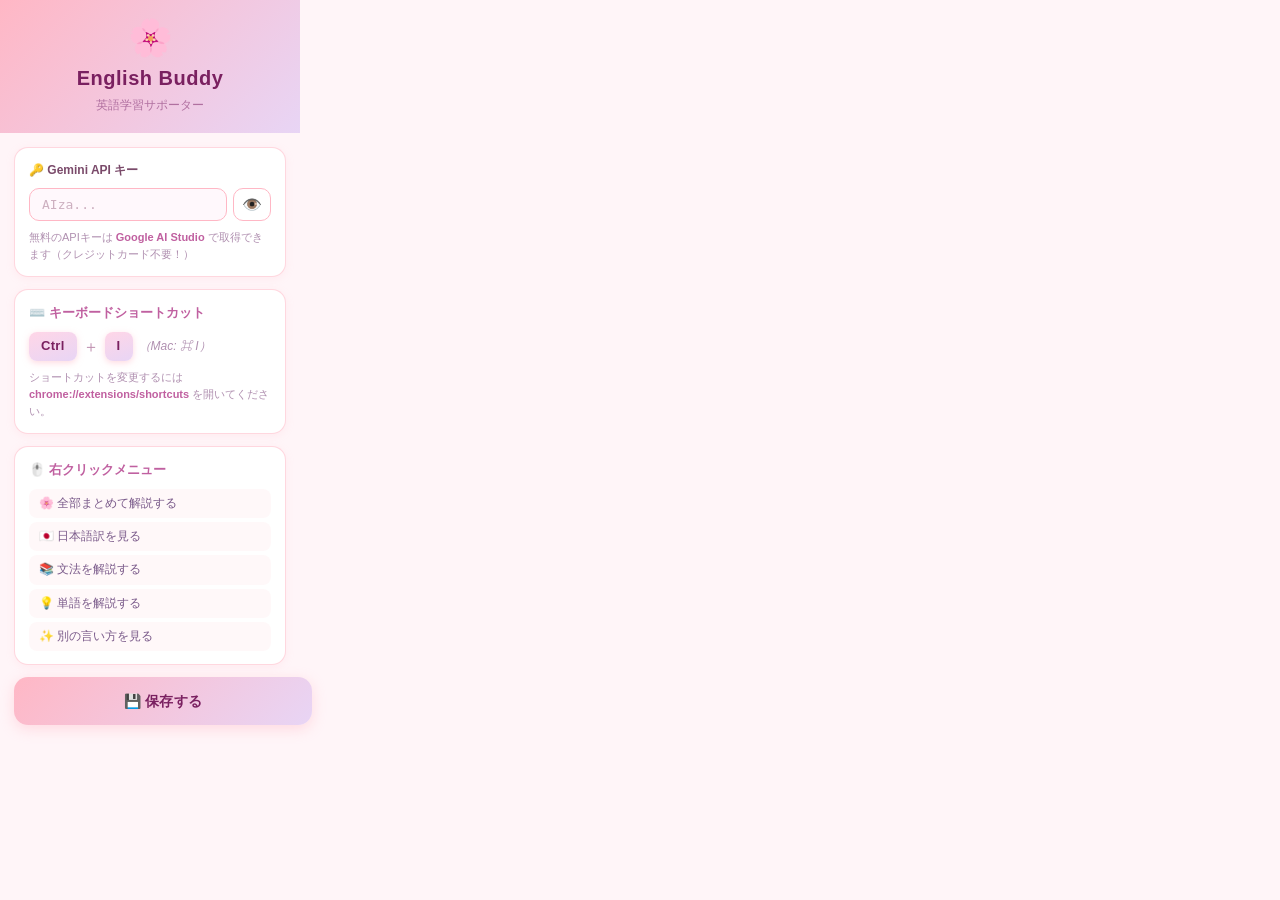
<file: chrome-extension/popup.html>
<!DOCTYPE html>
<html lang="ja">
<head>
  <meta charset="UTF-8" />
  <meta name="viewport" content="width=device-width, initial-scale=1.0" />
  <title>English Buddy 🌸 設定</title>
  <link rel="stylesheet" href="popup.css" />
</head>
<body>

  <!-- ヘッダー -->
  <div class="p-header">
    <div class="p-header-icon">🌸</div>
    <h1>English Buddy</h1>
    <p>英語学習サポーター</p>
  </div>

  <!-- メインコンテンツ -->
  <div class="p-body">

    <!-- APIキー設定 -->
    <section class="p-card">
      <label class="p-label" for="api-key">🔑 Gemini API キー</label>
      <div class="p-input-row">
        <input
          type="password"
          id="api-key"
          class="p-input"
          placeholder="AIza..."
          autocomplete="off"
          spellcheck="false"
        />
        <button id="toggle-vis" class="p-icon-btn" title="表示/非表示" aria-label="表示/非表示">
          👁️
        </button>
      </div>
      <p class="p-hint">
        無料のAPIキーは
        <a href="https://aistudio.google.com/apikey" target="_blank" rel="noopener">
          Google AI Studio
        </a>
        で取得できます（クレジットカード不要！）
      </p>
    </section>

    <!-- キーボードショートカット -->
    <section class="p-card">
      <div class="p-card-title">⌨️ キーボードショートカット</div>
      <div class="p-shortcut-display">
        <span class="p-kbd">Ctrl</span>
        <span class="p-plus">＋</span>
        <span class="p-kbd">I</span>
        <span class="p-kbd-mac">（Mac: ⌘ I）</span>
      </div>
      <p class="p-hint">
        ショートカットを変更するには
        <a id="open-shortcuts-link" href="#" class="p-link">
          chrome://extensions/shortcuts
        </a>
        を開いてください。
      </p>
    </section>

    <!-- 右クリックメニュー一覧 -->
    <section class="p-card">
      <div class="p-card-title">🖱️ 右クリックメニュー</div>
      <ul class="p-menu-list">
        <li>🌸 全部まとめて解説する</li>
        <li>🇯🇵 日本語訳を見る</li>
        <li>📚 文法を解説する</li>
        <li>💡 単語を解説する</li>
        <li>✨ 別の言い方を見る</li>
      </ul>
    </section>

    <!-- 保存ボタン -->
    <button id="save-btn" class="p-save-btn">
      💾 保存する
    </button>

    <div id="status" class="p-status" aria-live="polite"></div>

  </div>

  <script src="popup.js"></script>
</body>
</html>
</file>
<file: chrome-extension/popup.css>
/* ============================================================
   English Buddy 🌸 - ポップアップ（設定ページ）スタイル
   ============================================================ */

*, *::before, *::after {
  box-sizing: border-box;
  margin: 0;
  padding: 0;
}

body {
  width: 300px;
  background: #fff5f8;
  font-family: -apple-system, 'Hiragino Kaku Gothic ProN', 'Noto Sans JP', 'Yu Gothic UI', sans-serif;
  font-size: 14px;
  color: #4a3a5a;
  line-height: 1.6;
  overflow-x: hidden;
}

/* ---------- ヘッダー ---------- */
.p-header {
  background: linear-gradient(135deg, #FFB7C5 0%, #E8D5F5 100%);
  padding: 20px 16px 18px;
  text-align: center;
}

.p-header-icon {
  font-size: 36px;
  line-height: 1;
  margin-bottom: 6px;
  animation: float 3s ease-in-out infinite;
}

@keyframes float {
  0%, 100% { transform: translateY(0px); }
  50%       { transform: translateY(-5px); }
}

.p-header h1 {
  font-size: 20px;
  font-weight: 900;
  color: #7a2060;
  letter-spacing: 0.5px;
}

.p-header p {
  font-size: 12px;
  color: #b070a0;
  margin-top: 2px;
}

/* ---------- 本文エリア ---------- */
.p-body {
  padding: 14px 14px 16px;
  display: flex;
  flex-direction: column;
  gap: 12px;
}

/* ---------- カード ---------- */
.p-card {
  background: white;
  border: 1.5px solid rgba(255, 183, 197, 0.55);
  border-radius: 14px;
  padding: 13px 14px;
  display: flex;
  flex-direction: column;
  gap: 8px;
  box-shadow: 0 2px 8px rgba(255, 183, 197, 0.15);
}

.p-card-title {
  font-size: 13px;
  font-weight: 700;
  color: #c060a0;
}

/* ---------- APIキー入力 ---------- */
.p-label {
  font-size: 12px;
  font-weight: 700;
  color: #7a4a6a;
}

.p-input-row {
  display: flex;
  gap: 6px;
}

.p-input {
  flex: 1;
  padding: 8px 12px;
  border: 1.5px solid #FFB7C5;
  border-radius: 10px;
  font-size: 13px;
  background: #fff8fc;
  color: #4a2060;
  outline: none;
  transition: border-color 0.2s, box-shadow 0.2s;
  font-family: monospace;
}

.p-input:focus {
  border-color: #c060a0;
  box-shadow: 0 0 0 3px rgba(192, 96, 160, 0.12);
}

.p-input::placeholder {
  color: #cdb0c0;
}

.p-icon-btn {
  background: white;
  border: 1.5px solid #FFB7C5;
  border-radius: 10px;
  width: 38px;
  flex-shrink: 0;
  cursor: pointer;
  font-size: 16px;
  transition: border-color 0.2s, transform 0.15s;
  display: flex;
  align-items: center;
  justify-content: center;
}

.p-icon-btn:hover {
  border-color: #c060a0;
  transform: scale(1.08);
}

.p-hint {
  font-size: 11px;
  color: #b090b0;
  line-height: 1.55;
}

.p-hint a,
.p-link {
  color: #c060a0;
  text-decoration: none;
  font-weight: 600;
}
.p-hint a:hover,
.p-link:hover {
  text-decoration: underline;
}

/* ---------- ショートカット表示 ---------- */
.p-shortcut-display {
  display: flex;
  align-items: center;
  gap: 6px;
  flex-wrap: wrap;
}

.p-kbd {
  display: inline-flex;
  align-items: center;
  justify-content: center;
  background: linear-gradient(160deg, #FFD6E7, #E8D5F5);
  color: #7a2060;
  font-size: 13px;
  font-weight: 800;
  padding: 4px 12px;
  border-radius: 8px;
  box-shadow: 0 2px 6px rgba(255, 183, 197, 0.5);
  letter-spacing: 0.3px;
}

.p-plus {
  color: #c090b0;
  font-size: 16px;
  font-weight: 300;
}

.p-kbd-mac {
  font-size: 12px;
  color: #b090b0;
  font-style: italic;
}

/* ---------- 右クリックメニューリスト ---------- */
.p-menu-list {
  list-style: none;
  display: flex;
  flex-direction: column;
  gap: 4px;
}

.p-menu-list li {
  font-size: 12px;
  color: #7a5a8a;
  padding: 5px 10px;
  background: rgba(255, 183, 197, 0.1);
  border-radius: 8px;
  transition: background 0.15s;
}

.p-menu-list li:hover {
  background: rgba(255, 183, 197, 0.22);
}

/* ---------- 保存ボタン ---------- */
.p-save-btn {
  all: unset;
  display: block;
  width: 100%;
  text-align: center;
  background: linear-gradient(135deg, #FFB7C5, #E8D5F5);
  color: #7a2060;
  font-size: 14px;
  font-weight: 800;
  padding: 13px;
  border-radius: 14px;
  cursor: pointer;
  box-shadow: 0 4px 14px rgba(255, 183, 197, 0.45);
  transition: transform 0.2s, box-shadow 0.2s;
  letter-spacing: 0.3px;
}

.p-save-btn:hover {
  transform: translateY(-2px);
  box-shadow: 0 7px 20px rgba(255, 183, 197, 0.55);
}

.p-save-btn:active {
  transform: translateY(0);
  box-shadow: 0 3px 8px rgba(255, 183, 197, 0.3);
}

/* ---------- ステータスメッセージ ---------- */
.p-status {
  text-align: center;
  font-size: 13px;
  font-weight: 700;
  min-height: 22px;
  transition: opacity 0.3s;
}

.p-status.success { color: #5aaa70; }
.p-status.error   { color: #c04060; }
</file>
